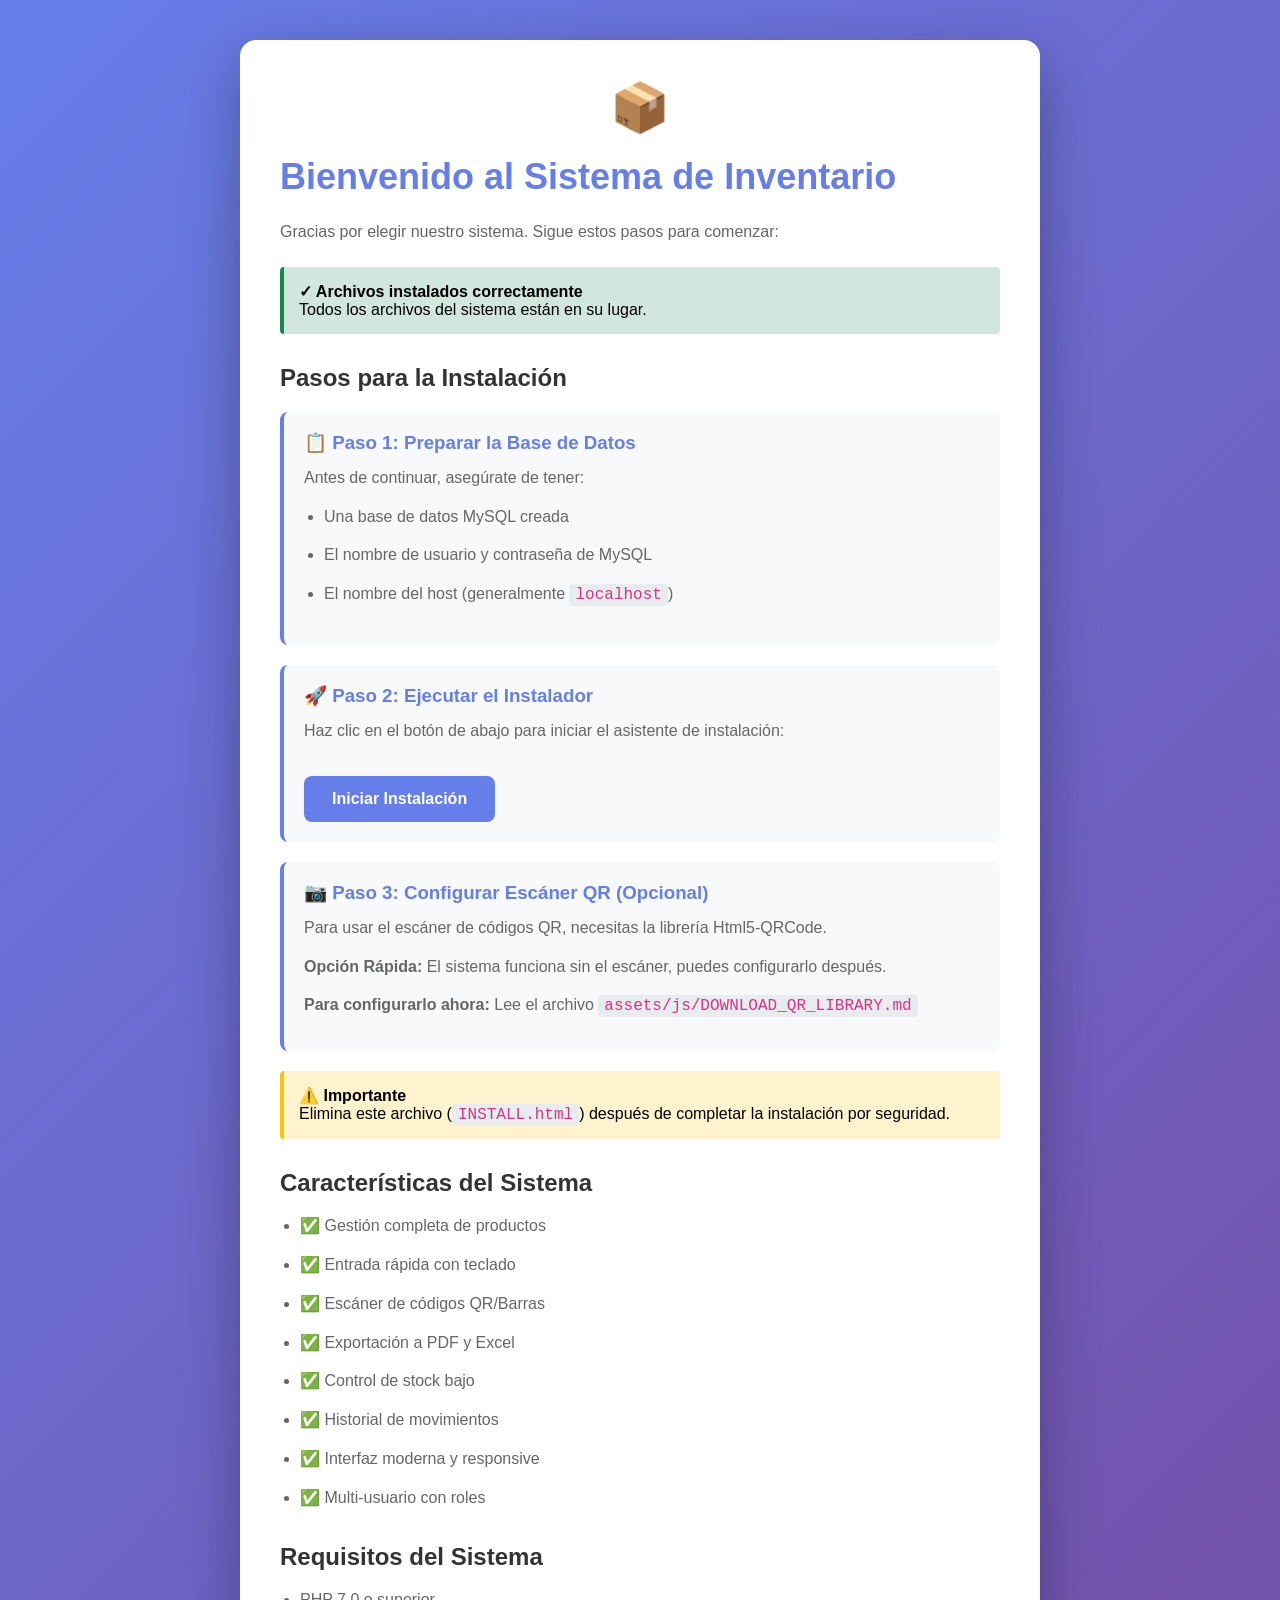
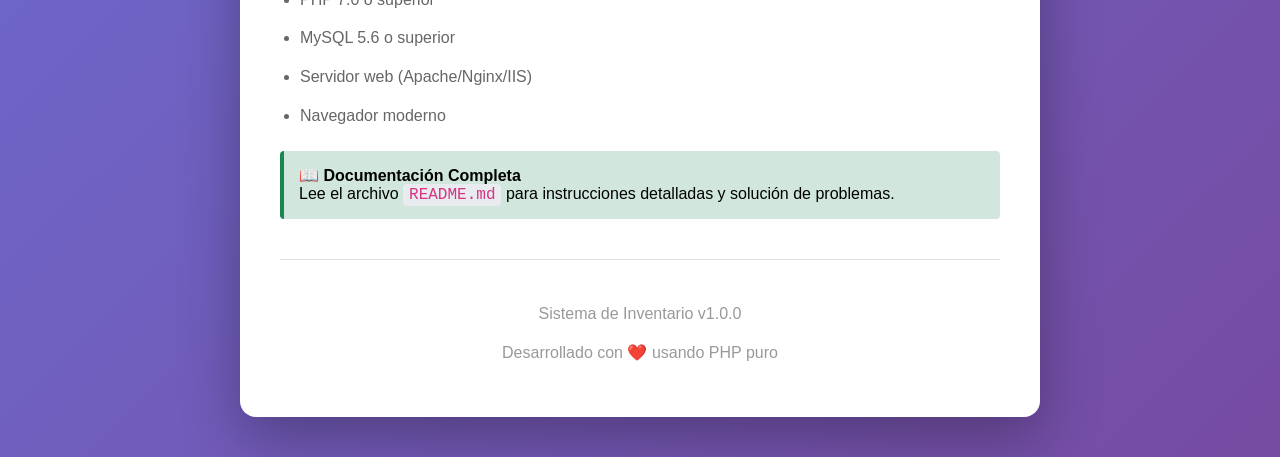
<file: html/INSTALL.html>
<!DOCTYPE html>
<html lang="es">
<head>
    <meta charset="UTF-8">
    <meta name="viewport" content="width=device-width, initial-scale=1.0">
    <title>Guía de Instalación</title>
    <style>
        * {
            margin: 0;
            padding: 0;
            box-sizing: border-box;
        }
        
        body {
            font-family: -apple-system, BlinkMacSystemFont, 'Segoe UI', Roboto, sans-serif;
            background: linear-gradient(135deg, #667eea 0%, #764ba2 100%);
            min-height: 100vh;
            padding: 40px 20px;
        }
        
        .container {
            max-width: 800px;
            margin: 0 auto;
            background: white;
            border-radius: 16px;
            padding: 40px;
            box-shadow: 0 20px 60px rgba(0, 0, 0, 0.3);
        }
        
        h1 {
            color: #667eea;
            margin-bottom: 20px;
            font-size: 36px;
        }
        
        h2 {
            color: #333;
            margin-top: 30px;
            margin-bottom: 15px;
            font-size: 24px;
        }
        
        p, li {
            color: #666;
            line-height: 1.8;
            margin-bottom: 10px;
        }
        
        .step {
            background: #f8f9fa;
            padding: 20px;
            border-radius: 8px;
            margin: 20px 0;
            border-left: 4px solid #667eea;
        }
        
        .step h3 {
            color: #667eea;
            margin-bottom: 10px;
        }
        
        code {
            background: #e9ecef;
            padding: 2px 6px;
            border-radius: 4px;
            font-family: 'Courier New', monospace;
            color: #d63384;
        }
        
        .btn {
            display: inline-block;
            padding: 14px 28px;
            background: #667eea;
            color: white;
            text-decoration: none;
            border-radius: 8px;
            font-weight: 600;
            margin-top: 20px;
            transition: all 0.3s;
        }
        
        .btn:hover {
            background: #5568d3;
            transform: translateY(-2px);
            box-shadow: 0 4px 12px rgba(102, 126, 234, 0.4);
        }
        
        .warning {
            background: #fff3cd;
            border-left: 4px solid #ffc107;
            padding: 15px;
            margin: 20px 0;
            border-radius: 4px;
        }
        
        .success {
            background: #d1e7dd;
            border-left: 4px solid #198754;
            padding: 15px;
            margin: 20px 0;
            border-radius: 4px;
        }
        
        ul {
            margin-left: 20px;
            margin-bottom: 15px;
        }
        
        .icon {
            font-size: 48px;
            text-align: center;
            margin-bottom: 20px;
        }
    </style>
</head>
<body>
    <div class="container">
        <div class="icon">📦</div>
        <h1>Bienvenido al Sistema de Inventario</h1>
        <p>Gracias por elegir nuestro sistema. Sigue estos pasos para comenzar:</p>
        
        <div class="success">
            <strong>✓ Archivos instalados correctamente</strong><br>
            Todos los archivos del sistema están en su lugar.
        </div>
        
        <h2>Pasos para la Instalación</h2>
        
        <div class="step">
            <h3>📋 Paso 1: Preparar la Base de Datos</h3>
            <p>Antes de continuar, asegúrate de tener:</p>
            <ul>
                <li>Una base de datos MySQL creada</li>
                <li>El nombre de usuario y contraseña de MySQL</li>
                <li>El nombre del host (generalmente <code>localhost</code>)</li>
            </ul>
        </div>
        
        <div class="step">
            <h3>🚀 Paso 2: Ejecutar el Instalador</h3>
            <p>Haz clic en el botón de abajo para iniciar el asistente de instalación:</p>
            <a href="install/" class="btn">Iniciar Instalación</a>
        </div>
        
        <div class="step">
            <h3>📷 Paso 3: Configurar Escáner QR (Opcional)</h3>
            <p>Para usar el escáner de códigos QR, necesitas la librería Html5-QRCode.</p>
            <p><strong>Opción Rápida:</strong> El sistema funciona sin el escáner, puedes configurarlo después.</p>
            <p><strong>Para configurarlo ahora:</strong> Lee el archivo <code>assets/js/DOWNLOAD_QR_LIBRARY.md</code></p>
        </div>
        
        <div class="warning">
            <strong>⚠️ Importante</strong><br>
            Elimina este archivo (<code>INSTALL.html</code>) después de completar la instalación por seguridad.
        </div>
        
        <h2>Características del Sistema</h2>
        <ul>
            <li>✅ Gestión completa de productos</li>
            <li>✅ Entrada rápida con teclado</li>
            <li>✅ Escáner de códigos QR/Barras</li>
            <li>✅ Exportación a PDF y Excel</li>
            <li>✅ Control de stock bajo</li>
            <li>✅ Historial de movimientos</li>
            <li>✅ Interfaz moderna y responsive</li>
            <li>✅ Multi-usuario con roles</li>
        </ul>
        
        <h2>Requisitos del Sistema</h2>
        <ul>
            <li>PHP 7.0 o superior</li>
            <li>MySQL 5.6 o superior</li>
            <li>Servidor web (Apache/Nginx/IIS)</li>
            <li>Navegador moderno</li>
        </ul>
        
        <div class="success">
            <strong>📖 Documentación Completa</strong><br>
            Lee el archivo <code>README.md</code> para instrucciones detalladas y solución de problemas.
        </div>
        
        <div style="text-align: center; margin-top: 40px; padding-top: 40px; border-top: 1px solid #dee2e6;">
            <p style="color: #999;">Sistema de Inventario v1.0.0</p>
            <p style="color: #999;">Desarrollado con ❤️ usando PHP puro</p>
        </div>
    </div>
</body>
</html>
</file>
